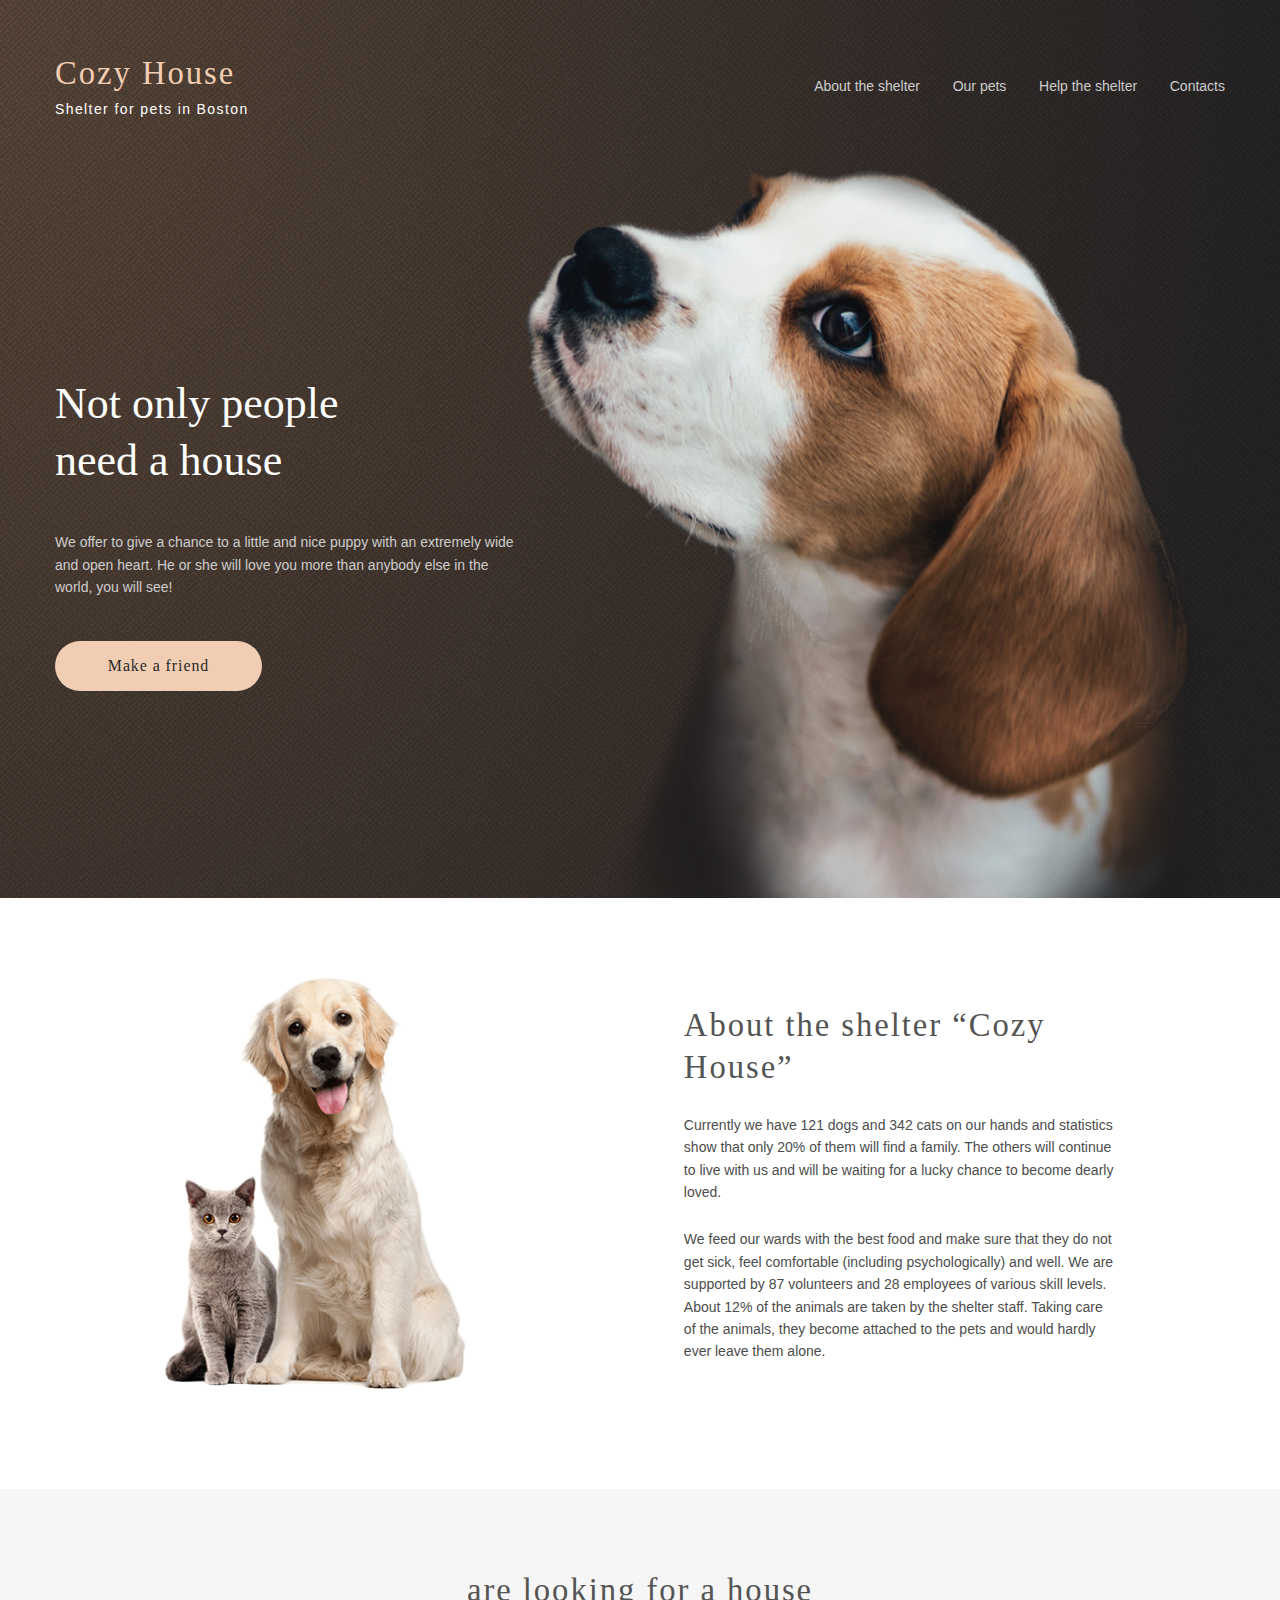
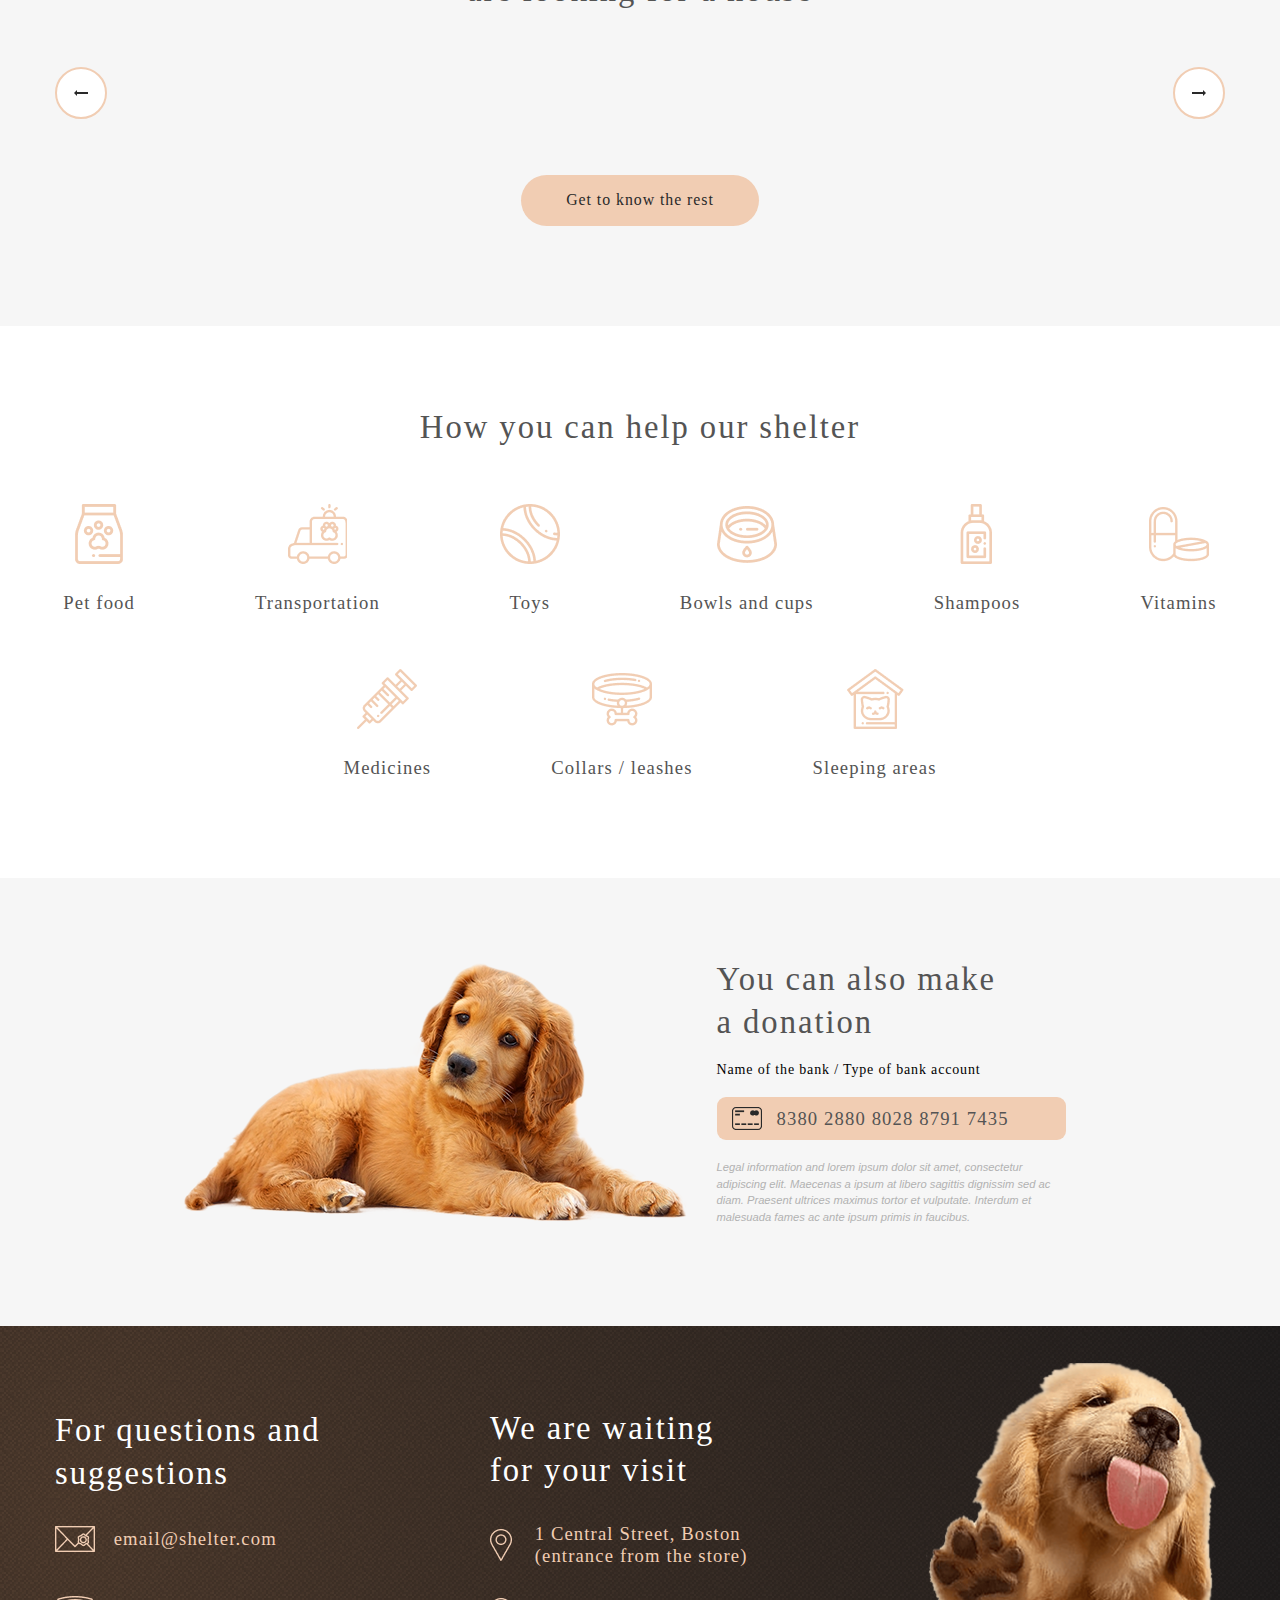
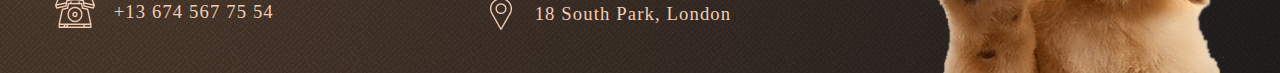
<file: index.html>
<!DOCTYPE html>
<html lang="en">

<head>
   <meta charset="UTF-8">
   <meta http-equiv="X-UA-Compatible" content="IE=edge">
   <meta name="viewport" content="width=device-width, initial-scale=1.0">
   <link rel="stylesheet" href="./css/style.css">
   <title>Document</title>
</head>

<body>
   <div class="wrapper">
      <div class="burger-block"></div>
      <header class="header">
         <div class="header__container">
            <a href="./index.html" class="header__logo header__logo_display-none"><span class="logo-text">Cozy
                  House</span> <span class="text-logo">Shelter for
                  pets in Boston</span></a>
            <div class="header__menu menu">
               <button type="button" class="menu__icon icon-menu"><span></span></button>
               <nav class="menu__body">
                  <a href="#" class="header__logo logo-burger-menu"><span class="logo-text">Cozy House</span> <span
                        class="text-logo">Shelter for
                        pets in Boston</span></a>
                  <ul class="menu__list">
                     <li class="menu__item"><a href="#About" class="menu__link">About the shelter</a></li>
                     <li class="menu__item"><a href="./index_Our-pets.html" class="menu__link" data-ourpets="Pets">Our
                           pets</a></li>
                     <li class="menu__item"><a href="#Help" class="menu__link">Help the shelter</a></li>
                     <li class="menu__item"><a href="#Contact" class="menu__link">Contacts</a></li>
                  </ul>
               </nav>
            </div>
         </div>
      </header>
      <main class="page">
         <div class="block-our-pets">
            <div class="block-our-pets__container">
               <h2 class="block-our-pets__title title-block">Our friends who<br>
                  are looking for a house</h2>
               <div class="block-our-pets__carts-pets">
                  <div class="block-our-pets__block active"></div>
                  <div class="block-our-pets__block"></div>
                  <div class="block-our-pets__block"></div>
               </div>
               <div class="block-our-pets__pugination">
                  <button class="block-our-pets__one button-circle"><span>>></span></button>
                  <button class="block-our-pets__prew button-circle"><span>></span></button>
                  <button class="block-our-pets__number  active button-circle"><span>1</span></button>
                  <button class="block-our-pets__number  button-circle"><span>2</span></button>
                  <button class="block-our-pets__number  button-circle"><span>3</span></button>
                  <button class="block-our-pets__next button-circle"><span>></span></button>
                  <button class="block-our-pets__last button-circle"><span>>></span></button>
               </div>
            </div>
         </div>
         <div class="block-boss-page">
            <div class="only-people">
               <div class="only-people__container">
                  <div class="block-text">
                     <div class="block-text__title">
                        <h1>Not only people<br> need a house</h1>
                     </div>
                     <div class="block-text__text">We offer to give a chance to a little and nice puppy with an
                        extremely
                        wide and open heart. He or she will love you more than anybody else in the world, you will see!
                     </div>
                     <button class="button block-text__button">Make a friend</button>
                  </div>
                  <div class="block-picture">
                     <div class="block-picture__image-ibg"><img src="img/only_people/start-puppy.png" alt=""></div>
                  </div>
               </div>
            </div>
            <div class="cozy-house" id="About">
               <div class="cozy-house__container">
                  <div class="cozy-house__pictures">
                     <div class="cozy-house__image-ibg"><img src="./img/about/about-pets.png" alt="#"></div>
                  </div>
                  <div class="cozy-house__block-text">
                     <h2 class="cozy-house__title title-block">About the shelter “Cozy House”</h2>
                     <p class="cozy-house__text">Currently we have 121 dogs and 342 cats on our hands and statistics
                        show
                        that only 20% of them will find a family. The others will continue to live with us and will be
                        waiting for a lucky chance to become dearly loved.</p>
                     <p class="cozy-house__text">We feed our wards with the best food and make sure that they do not get
                        sick, feel comfortable (including psychologically) and well. We are supported by 87 volunteers
                        and
                        28 employees of various skill levels. About 12% of the animals are taken by the shelter staff.
                        Taking care of the animals, they become attached to the pets and would hardly ever leave them
                        alone.</p>
                  </div>
               </div>
            </div>
            <div class="looking">
               <div class="looking__container">
                  <h2 class="looking__title title-block">are looking for a house</h2>
                  <div class="looking__slider slider">
                     <button class="slider__button-left arrow-slider swiper-button-next"><span><img
                              src="./img/icon/Arrow.png" alt="#"></span></button>
                     <div class="slider__slides-cart">
                        <div class="display__wrapper">
                           <!-- Слайд -->
                           <div class="sliders">
                           </div>
                        </div>
                     </div>
                     <button class="slider__button-right arrow-slider swiper-button-prev"><span><img
                              src="./img/icon/Arrow.png" alt="#"></span></button>
                  </div>
                  <button class="button looking__button">Get to know the rest</button>
               </div>
            </div>
            <div class="services" id="Help">
               <div class="services__container">
                  <h2 class="services__title title-block">How you can help
                     our shelter</h2>
                  <div class="services__help">
                     <div class="cart-block">
                        <div class="cart-block__img">
                           <div class="cart-block__image-ibg"><img src="./img/help/pet-food.png" alt="#"></div>
                        </div>

                        <div class="cart-block__name-help">Pet food</div>
                     </div>
                     <div class="cart-block">
                        <div class="cart-block__img">
                           <div class="cart-block__image-ibg"><img src="./img/help/transportation.png" alt="#"></div>
                        </div>

                        <div class="cart-block__name-help">Transportation</div>
                     </div>
                     <div class="cart-block">
                        <div class="cart-block__img">
                           <div class="cart-block__image-ibg"><img src="./img/help/toys.png" alt="#"></div>
                        </div>

                        <div class="cart-block__name-help">Toys</div>
                     </div>
                     <div class="cart-block">
                        <div class="cart-block__img">
                           <div class="cart-block__image-ibg"><img src="./img/help/bowls-and-cups.png" alt="#"></div>
                        </div>

                        <div class="cart-block__name-help">Bowls and cups</div>
                     </div>
                     <div class="cart-block">
                        <div class="cart-block__img">
                           <div class="cart-block__image-ibg"><img src="./img/help/shampoos.png" alt="#"></div>
                        </div>

                        <div class="cart-block__name-help">Shampoos</div>
                     </div>
                     <div class="cart-block">
                        <div class="cart-block__img">
                           <div class="cart-block__image-ibg"><img src="./img/help/vitamins.png" alt="#"></div>
                        </div>

                        <div class="cart-block__name-help">Vitamins</div>
                     </div>
                     <div class="cart-block">
                        <div class="cart-block__img">
                           <div class="cart-block__image-ibg"><img src="./img/help/medicines.png" alt="#"></div>
                        </div>

                        <div class="cart-block__name-help">Medicines</div>
                     </div>
                     <div class="cart-block">
                        <div class="cart-block__img">
                           <div class="cart-block__image-ibg"><img src="./img/help/collars-leashes.png" alt="#"></div>
                        </div>

                        <div class="cart-block__name-help">Collars / leashes</div>
                     </div>
                     <div class="cart-block">
                        <div class="cart-block__img">
                           <div class="cart-block__image-ibg"><img src="./img/help/sleeping-area.png" alt="#"></div>
                        </div>

                        <div class="cart-block__name-help">Sleeping areas</div>
                     </div>
                  </div>
               </div>
            </div>
            <div class="donation">
               <div class="donation__container">
                  <div class="donation__image-ibg"><img src="./img/donation/donation-dog.png" alt="#"></div>

                  <div class="donation__number">
                     <h2 class="donation__title title-block">You can also make a donation</h2>
                     <div class="donation__subtitle">Name of the bank / Type of bank account</div>
                     <div class="donation__banck">8380 2880 8028 8791 7435</div>
                     <div class="donation__text">Legal information and lorem ipsum dolor sit amet, consectetur
                        adipiscing
                        elit. Maecenas a ipsum at libero sagittis dignissim sed ac diam. Praesent ultrices maximus
                        tortor
                        et
                        vulputate. Interdum et malesuada fames ac ante ipsum primis in faucibus.</div>
                  </div>
               </div>
            </div>
         </div>
      </main>
      <footer class="footer" id="Contact">
         <div class="footer__container">
            <div class="footer__contact">
               <h2 class="footer__title title-block">For questions and suggestions</h2>
               <div class="footer__email adres">email@shelter.com</div>
               <div class="footer__tel adres">+13 674 567 75 54</div>
            </div>
            <div class="footer__adres">
               <h2 class="footer__title title-block">We are waiting for your visit</h2>
               <div class="footer__marker-position  adres">1 Central Street, Boston
                  (entrance from the store)</div>
               <div class="footer__marker-position  adres">18 South Park, London </div>
            </div>
            <div class="footer__image-ibg"><img src="./img/footer/footer_puppy.png" alt="#"></div>
         </div>
      </footer>
      <!-- попап -->
      <div id="popup" aria-hidden="true" class="popup">
         <div class="popup__content">
         </div>

      </div>
   </div>
   <script src="./Our_pets.js"></script>
   <script src="./pagination.js"></script>
   <script src="./puginationCreateCertPets.js"></script>
   <script src="./burger.js"></script>
   <script src="./script.js"></script>
   <script src="./slider.js"></script>
   <script src="./our_pets-active.js"></script>

</body>

</html>
</file>
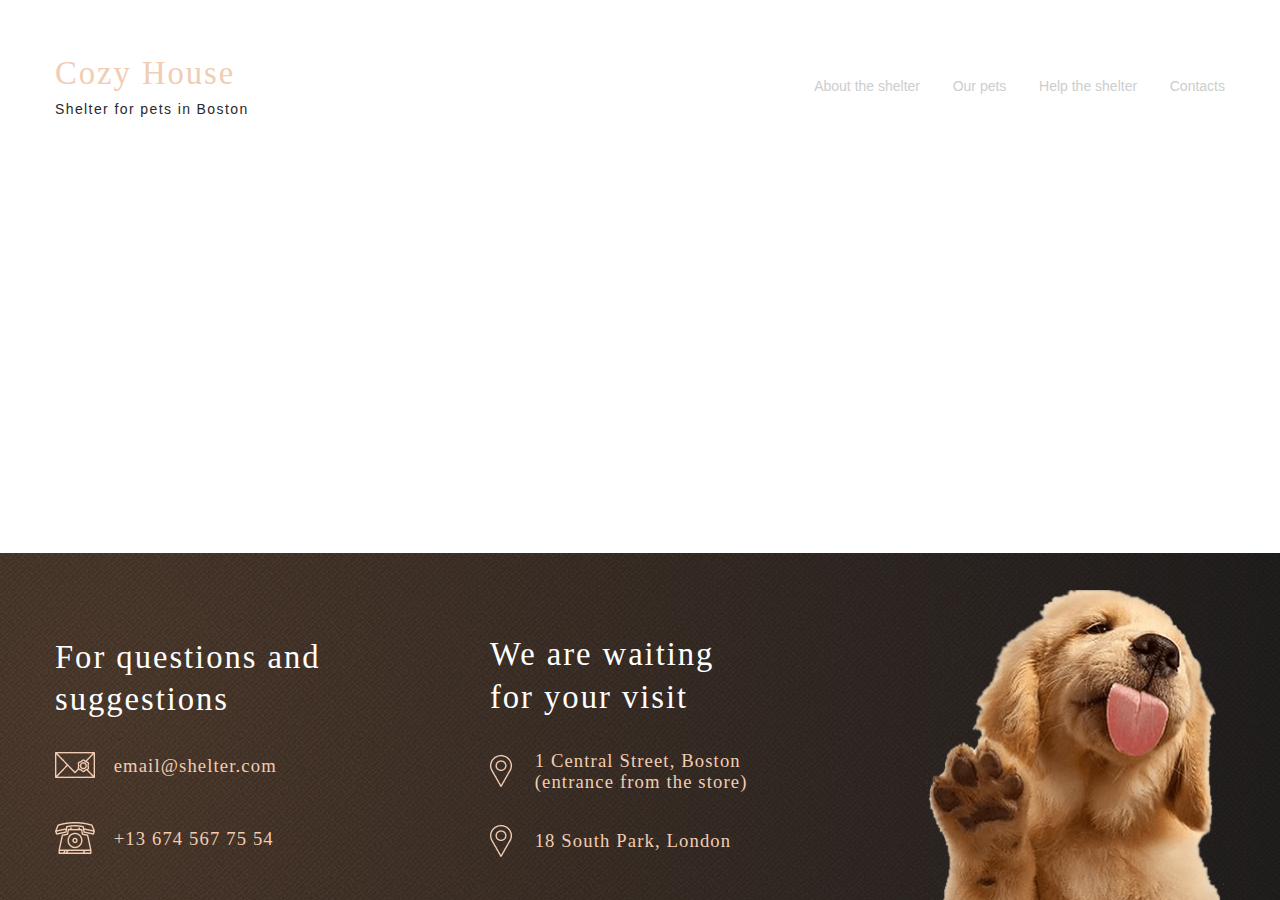
<file: index_Our-pets.html>
<!DOCTYPE html>
<html lang="en">

<head>
   <meta charset="UTF-8">
   <meta http-equiv="X-UA-Compatible" content="IE=edge">
   <meta name="viewport" content="width=device-width, initial-scale=1.0">
   <link rel="stylesheet" href="./css/style.css">
   <title>Document</title>
</head>

<body>
   <div class="wrapper">
      <div class="burger-block"></div>
      <header class="header">
         <div class="header__container">
            <a href="./index.html" class="header__logo header__logo_display-none"><span class="logo-text">Cozy
                  House</span> <span class="text-logo text-logo_black">Shelter for
                  pets in Boston</span></a>
            <div class="header__menu menu">
               <button type="button" class="menu__icon icon-menu"><span></span></button>
               <nav class="menu__body">
                  <a href="./index.html" class="header__logo logo-burger-menu"><span class="logo-text">Cozy House</span>
                     <span class="text-logo">Shelter for
                        pets in Boston</span></a>
                  <ul class="menu__list">
                     <li class="menu__item"><a href="./index.html#About" class="menu__link menu__link_target">About the
                           shelter</a>
                     </li>
                     <li class="menu__item"><a href="#" class="menu__link menu__link_target">Our pets</a></li>
                     <li class="menu__item"><a href="./index.html#Help" class="menu__link menu__link_target">Help the
                           shelter</a>
                     </li>
                     <li class="menu__item"><a href="#Contact" class="menu__link menu__link_target">Contacts</a></li>
                  </ul>
               </nav>
            </div>
         </div>
      </header>
      <main class="page page_our-pets">
      </main>
      <footer class="footer" id="Contact">
         <div class="footer__container">
            <div class="footer__contact">
               <h2 class="footer__title title-block">For questions and suggestions</h2>
               <div class="footer__email adres">email@shelter.com</div>
               <div class="footer__tel adres">+13 674 567 75 54</div>
            </div>
            <div class="footer__adres">
               <h2 class="footer__title title-block">We are waiting for your visit</h2>
               <div class="footer__marker-position  adres">1 Central Street, Boston
                  (entrance from the store)</div>
               <div class="footer__marker-position  adres">18 South Park, London </div>
            </div>
            <div class="footer__image-ibg"><img src="./img/footer/footer_puppy.png" alt="#"></div>
         </div>
      </footer>
      <!-- попап -->
      <div id="popup" aria-hidden="true" class="popup">
         <div class="popup__content">
         </div>

      </div>
   </div>
   <script src="./burger.js"></script>
</body>

</html>
</file>
<file: css/style.css>
@charset "UTF-8";
/*Обнуление*/
* {
  padding: 0;
  margin: 0;
  border: 0;
}

*, *:before, *:after {
  -webkit-box-sizing: border-box;
  box-sizing: border-box;
}

:focus, :active {
  outline: none;
}

a:focus, a:active {
  outline: none;
}

nav, footer, header, aside {
  display: block;
}

html, body {
  height: 100%;
  width: 100%;
  font-size: 100%;
  line-height: 1;
  font-size: 14px;
  -ms-text-size-adjust: 100%;
  -moz-text-size-adjust: 100%;
  -webkit-text-size-adjust: 100%;
}

input, button, textarea {
  font-family: inherit;
}

input::-ms-clear {
  display: none;
}

button {
  cursor: pointer;
}

button::-moz-focus-inner {
  padding: 0;
  border: 0;
}

a, a:visited {
  text-decoration: none;
}

a:hover {
  text-decoration: none;
}

ul li {
  list-style: none;
}

img {
  vertical-align: top;
}

h1, h2, h3, h4, h5, h6 {
  font-size: inherit;
  font-weight: inherit;
}

/*--------------------*/
html {
  scroll-behavior: smooth;
}

body {
  font-family: Georgia;
  font-size: 1rem;
  background: #fff;
}

.lock body {
  overflow: hidden;
  -ms-touch-action: none;
      touch-action: none;
}

.wrapper {
  min-height: 100%;
  display: -webkit-box;
  display: -ms-flexbox;
  display: flex;
  -webkit-box-orient: vertical;
  -webkit-box-direction: normal;
      -ms-flex-direction: column;
          flex-direction: column;
  overflow: hidden;
}

.wrapper > main {
  -webkit-box-flex: 1;
      -ms-flex: 1 1 auto;
          flex: 1 1 auto;
}

.wrapper > * {
  min-width: 0;
}

.burger-block._active {
  position: absolute;
  width: 100%;
  height: 100%;
  top: 0;
  left: 0;
  background: rgba(41, 41, 41, 0.6);
  -webkit-transition: all 0.3s ease 0s;
  transition: all 0.3s ease 0s;
  z-index: 1;
}

[class*=__container] {
  max-width: 1200px;
  padding: 0px 15px;
  margin: 0 auto;
}

[class*="-ibg"] {
  position: relative;
}

[class*="-ibg"] img {
  position: absolute;
  width: 100%;
  height: 100%;
  top: 0;
  left: 0;
  -o-object-fit: cover;
     object-fit: cover;
}

[class*="-ibg_contain"] img {
  -o-object-fit: contain;
     object-fit: contain;
}

.button {
  background: #F1CDB3;
  padding: 15px 45px;
  border-radius: 100px;
  font-size: 1.13333rem;
  line-height: 130%;
  letter-spacing: 0.06em;
  color: #292929;
  -webkit-transition: all 0.3s ease 0s;
  transition: all 0.3s ease 0s;
  cursor: pointer;
  display: inline-block;
}

.button:hover {
  background: #FDDCC4;
}

.title-block {
  font-size: 2.33333rem;
  line-height: 130%;
  letter-spacing: 0.06em;
  color: #545454;
}

.header {
  position: absolute;
  width: 100%;
  top: 0;
  left: 0;
  z-index: 1;
  padding-top: 4rem;
  padding-bottom: 2rem;
}

@media (max-width: 768px) {
  .header {
    padding-top: 2rem;
  }
}

.header__container {
  display: -webkit-box;
  display: -ms-flexbox;
  display: flex;
  -webkit-box-align: center;
      -ms-flex-align: center;
          align-items: center;
}

.header__logo {
  -webkit-box-flex: 1;
      -ms-flex: 1 0 auto;
          flex: 1 0 auto;
  -webkit-transition: all 0.3s ease 0s;
  transition: all 0.3s ease 0s;
}

.header_weite {
  background: #fff;
}

.logo-text {
  font-family: 'Georgia';
  font-size: 2.33333rem;
  line-height: 110%;
  display: -webkit-box;
  display: -ms-flexbox;
  display: flex;
  letter-spacing: 0.06em;
  color: #F1CDB3;
  margin-bottom: 0.66667rem;
}

.text-logo {
  font-family: 'Arial';
  font-size: 1rem;
  line-height: 1.15;
  letter-spacing: 0.1em;
  color: #fff;
}

@media (max-width: 768px) {
  .menu__body {
    display: -webkit-box;
    display: -ms-flexbox;
    display: flex;
    -webkit-box-orient: vertical;
    -webkit-box-direction: normal;
        -ms-flex-direction: column;
            flex-direction: column;
    row-gap: 10.53333rem;
    position: fixed;
    padding: 30px 20px;
    width: 21.33333rem;
    height: 100%;
    top: 0;
    right: 0;
    -webkit-transform: translateX(99%);
            transform: translateX(99%);
    background: #333;
    -webkit-transition: all 0.3s ease 0s;
    transition: all 0.3s ease 0s;
    overflow: auto;
  }
}

.menu__list {
  display: -webkit-box;
  display: -ms-flexbox;
  display: flex;
  -webkit-column-gap: 2.33333rem;
          column-gap: 2.33333rem;
}

@media (max-width: 768px) {
  .menu__list {
    -webkit-box-orient: vertical;
    -webkit-box-direction: normal;
        -ms-flex-direction: column;
            flex-direction: column;
    row-gap: 2.86667rem;
    overflow: auto;
  }
}

@media (max-width: 768px) {
  .menu__item {
    text-align: center;
  }
}

.menu__link {
  font-family: 'Arial';
  font-size: 1rem;
  line-height: 160%;
  color: #CDCDCD;
  -webkit-transition: all 0.3s ease 0s;
  transition: all 0.3s ease 0s;
}

.menu__link:hover {
  color: #FAFAFA;
}

@media (max-width: 768px) {
  .menu__link {
    font-size: 2.33333rem;
    text-align: center;
  }
}

.menu__link.active {
  border-bottom: 3px solid  #F1CDB3;
}

.menu__link_target:hover {
  color: #545454;
}

@media (min-width: 768.99px) {
  .logo-burger-menu {
    display: none;
  }
}

@media (max-width: 768px) {
  .logo-burger-menu {
    display: block;
    -webkit-box-flex: 0;
        -ms-flex: 0 0 auto;
            flex: 0 0 auto;
  }
}

.icon-menu {
  display: none;
}

@media (max-width: 768px) {
  .icon-menu {
    background-color: transparent;
    display: block;
    position: relative;
    width: 2rem;
    height: 1.2rem;
    cursor: pointer;
    z-index: 5;
  }
  .icon-menu span, .icon-menu::before, .icon-menu::after {
    content: "";
    -webkit-transition: all 0.3s ease 0s;
    transition: all 0.3s ease 0s;
    right: 0;
    position: absolute;
    width: 100%;
    height: 0.13333rem;
    background-color: #F1CDB3;
  }
  .icon-menu::before {
    top: 0;
  }
  .icon-menu::after {
    bottom: 0;
  }
  .icon-menu span {
    top: 50%;
    -webkit-transform: translateY(-50%);
            transform: translateY(-50%);
  }
  .menu-open .icon-menu span {
    width: 0;
  }
  .menu-open .icon-menu::before {
    top: 45%;
    -webkit-transform: rotate(-45deg);
            transform: rotate(-45deg);
  }
  .menu-open .icon-menu::after {
    bottom: 40%;
    -webkit-transform: rotate(45deg);
            transform: rotate(45deg);
  }
}

.menu-open .menu__body {
  -webkit-transform: translateX(0);
          transform: translateX(0);
}

.menu-open .header__logo_display-none {
  opacity: 0;
}

.text-logo_black {
  color: #292929;
}

.page_our-pets {
  padding-top: 150px;
}

@media (max-width: 768px) {
  .page_our-pets {
    padding-top: 120px;
  }
}

.only-people {
  background: url(../img/noise_transparent2x.png), radial-gradient(100% 215.42% at 0% 0%, #5B483A 0%, #262425 100%);
  padding-top: 12rem;
}

.only-people__container {
  display: -webkit-box;
  display: -ms-flexbox;
  display: flex;
}

@media (max-width: 768px) {
  .only-people__container {
    -webkit-box-orient: vertical;
    -webkit-box-direction: normal;
        -ms-flex-direction: column;
            flex-direction: column;
    row-gap: 6.66667rem;
  }
}

.block-text {
  display: -webkit-box;
  display: -ms-flexbox;
  display: flex;
  -ms-flex-item-align: center;
      align-self: center;
  -webkit-box-orient: vertical;
  -webkit-box-direction: normal;
      -ms-flex-direction: column;
          flex-direction: column;
  -webkit-column-gap: 42px;
          column-gap: 42px;
  row-gap: 42px;
}

@media (max-width: 768px) {
  .block-text {
    max-width: 460px;
  }
}

.block-text__title {
  font-family: 'Georgia';
  font-style: normal;
  font-weight: 400;
  font-size: 44px;
  line-height: 130%;
  color: #fff;
}

.block-text__text {
  font-family: 'Arial';
  line-height: 160%;
  color: #CDCDCD;
}

.block-text__button {
  max-width: 207px;
}

@media (max-width: 768px) {
  .block-text__button {
    -ms-flex-item-align: center;
        -ms-grid-row-align: center;
        align-self: center;
  }
}

.block-picture {
  -webkit-box-flex: 0;
      -ms-flex: 0 0 60%;
          flex: 0 0 60%;
}

@media (max-width: 768px) {
  .block-picture {
    width: 78%;
    -ms-flex-item-align: end;
        align-self: flex-end;
  }
}

.block-picture__image-ibg {
  padding-top: 104%;
}

@media (max-width: 768px) {
  .block-picture__image-ibg img {
    width: 100%;
  }
}

.cozy-house {
  padding: 80px 0px 100px 0px;
}

.cozy-house__container {
  display: -webkit-box;
  display: -ms-flexbox;
  display: flex;
  -webkit-box-align: center;
      -ms-flex-align: center;
          align-items: center;
  -ms-flex-pack: distribute;
      justify-content: space-around;
}

@media (max-width: 768px) {
  .cozy-house__container {
    -webkit-box-orient: vertical;
    -webkit-box-direction: normal;
        -ms-flex-direction: column;
            flex-direction: column;
    row-gap: 5.33333rem;
  }
}

.cozy-house__pictures {
  -webkit-box-flex: 0;
      -ms-flex: 0 0 26%;
          flex: 0 0 26%;
}

@media (max-width: 768px) {
  .cozy-house__pictures {
    -webkit-box-flex: 0;
        -ms-flex: 0 1 26%;
            flex: 0 1 26%;
    width: 300px;
    -webkit-box-ordinal-group: 3;
        -ms-flex-order: 2;
            order: 2;
  }
}

.cozy-house__image-ibg {
  padding-top: 135%;
}

.cozy-house__block-text {
  -webkit-box-flex: 0;
      -ms-flex: 0 0 37%;
          flex: 0 0 37%;
}

@media (max-width: 768px) {
  .cozy-house__block-text {
    max-width: 430px;
    -webkit-box-ordinal-group: 2;
        -ms-flex-order: 1;
            order: 1;
  }
}

.cozy-house__block-text :not(:last-child) {
  margin-bottom: 25px;
}

.cozy-house__title {
  max-width: 370px;
}

.cozy-house__text {
  font-family: 'Arial';
  font-size: 1rem;
  line-height: 160%;
  color: #4C4C4C;
}

.looking {
  background: #F6F6F6;
  padding: 80px 0px 100px 0px;
}

.looking__container {
  display: -webkit-box;
  display: -ms-flexbox;
  display: flex;
  -webkit-box-orient: vertical;
  -webkit-box-direction: normal;
      -ms-flex-direction: column;
          flex-direction: column;
  -webkit-box-align: center;
      -ms-flex-align: center;
          align-items: center;
  row-gap: 4rem;
}

@media (min-width: 440px) {
  .looking__buttons-block {
    display: none;
  }
}

@media (max-width: 440px) {
  .looking__buttons-block {
    display: block;
    display: -webkit-box;
    display: -ms-flexbox;
    display: flex;
    -webkit-box-pack: center;
        -ms-flex-pack: center;
            justify-content: center;
    -webkit-box-align: center;
        -ms-flex-align: center;
            align-items: center;
    -webkit-column-gap: 100px;
            column-gap: 100px;
    -webkit-box-ordinal-group: 3;
        -ms-flex-order: 2;
            order: 2;
  }
}

.slider {
  width: 100%;
  display: -webkit-box;
  display: -ms-flexbox;
  display: flex;
  -webkit-box-align: center;
      -ms-flex-align: center;
          align-items: center;
  -webkit-column-gap: 3.53333rem;
          column-gap: 3.53333rem;
}

@media (max-width: 1000px) {
  .slider {
    -webkit-column-gap: 12px;
            column-gap: 12px;
  }
}

@media (max-width: 440px) {
  .slider {
    -ms-flex-wrap: wrap;
        flex-wrap: wrap;
    row-gap: 20px;
    -webkit-column-gap: 100px;
            column-gap: 100px;
    -webkit-box-pack: center;
        -ms-flex-pack: center;
            justify-content: center;
  }
}

@media (max-width: 440px) {
  .slider__button-left {
    -webkit-box-ordinal-group: 3;
        -ms-flex-order: 2;
            order: 2;
    -webkit-box-flex: 0;
        -ms-flex: 0 0 50%;
            flex: 0 0 50%;
  }
}

.slider .arrow-slider {
  -webkit-box-flex: 0;
      -ms-flex: 0 0 52px;
          flex: 0 0 52px;
  height: 52px;
  border-radius: 100px;
  border: 2px solid #F1CDB3;
  background: #fff;
  -webkit-transition: all 0.3s ease 0s;
  transition: all 0.3s ease 0s;
}

.slider .arrow-slider span {
  display: -webkit-box;
  display: -ms-flexbox;
  display: flex;
  -webkit-box-align: center;
      -ms-flex-align: center;
          align-items: center;
  -webkit-box-pack: center;
      -ms-flex-pack: center;
          justify-content: center;
}

.slider .arrow-slider:hover {
  background: #F1CDB3;
}

.slider__slides-cart {
  -webkit-box-flex: 1;
      -ms-flex: 1 0 50%;
          flex: 1 0 50%;
  display: -webkit-box;
  display: -ms-flexbox;
  display: flex;
  overflow: hidden;
}

@media (max-width: 440px) {
  .slider__slides-cart {
    -webkit-box-ordinal-group: 2;
        -ms-flex-order: 1;
            order: 1;
    -webkit-box-flex: 1;
        -ms-flex: 1 0 100%;
            flex: 1 0 100%;
  }
}

@media (max-width: 440px) {
  .slider__button-right {
    -webkit-box-ordinal-group: 4;
        -ms-flex-order: 3;
            order: 3;
    -webkit-box-flex: 0;
        -ms-flex: 0 0 50%;
            flex: 0 0 50%;
  }
}

.slider__button-right span img {
  -webkit-transform: rotate(180deg);
          transform: rotate(180deg);
}

@media (min-width: 440px) {
  .botton-block {
    display: none;
  }
}

@media (max-width: 440px) {
  .botton-block {
    display: block;
  }
}

.slide__slide {
  height: 100%;
  display: -webkit-box;
  display: -ms-flexbox;
  display: flex;
  -webkit-box-pack: center;
      -ms-flex-pack: center;
          justify-content: center;
  -webkit-box-align: center;
      -ms-flex-align: center;
          align-items: center;
  -webkit-box-sizing: border-box;
          box-sizing: border-box;
  -webkit-column-gap: 90px;
          column-gap: 90px;
}

@media (max-width: 1100px) {
  .slide__slide {
    -webkit-column-gap: 50px;
            column-gap: 50px;
  }
}

@media (max-width: 1000px) {
  .slide__slide {
    -webkit-column-gap: 20px;
            column-gap: 20px;
  }
}

@media (max-width: 440px) {
  .slide__slide {
    width: 100%;
  }
}

.display__wrapper {
  -webkit-box-flex: 1;
      -ms-flex: 1 0 50%;
          flex: 1 0 50%;
  overflow: hidden;
}

.sliders {
  display: -webkit-box;
  display: -ms-flexbox;
  display: flex;
  -webkit-transition: all 0.3s ease 0s;
  transition: all 0.3s ease 0s;
}

.cart {
  background: #fff;
  -webkit-box-flex: 0;
      -ms-flex: 0 1 270px;
          flex: 0 1 270px;
  border-radius: 9px;
  padding-bottom: 2rem;
  display: -webkit-box;
  display: -ms-flexbox;
  display: flex;
  -webkit-box-orient: vertical;
  -webkit-box-direction: normal;
      -ms-flex-direction: column;
          flex-direction: column;
  -webkit-box-align: center;
      -ms-flex-align: center;
          align-items: center;
}

.cart :not(:last-child) {
  margin-bottom: 30px;
}

.cart__image-ibg {
  width: 100%;
  padding-top: 100%;
}

.cart__name-pets {
  font-size: 20px;
  line-height: 23px;
  letter-spacing: 0.06em;
  color: #545454;
  text-align: center;
}

.cart__button {
  border: 2px solid #F1CDB3;
  background: #fff;
  font-size: 17px;
  line-height: 130%;
  letter-spacing: 0.06em;
  color: #292929;
  -webkit-transition: all 0.3s ease 0s;
  transition: all 0.3s ease 0s;
  cursor: pointer;
}

.cart__button:hover {
  background: #F1CDB3;
}

.popup {
  position: fixed;
  width: 100%;
  height: 100%;
  top: 0;
  left: 0;
  display: -webkit-box;
  display: -ms-flexbox;
  display: flex;
  -webkit-box-pack: center;
      -ms-flex-pack: center;
          justify-content: center;
  -webkit-box-align: center;
      -ms-flex-align: center;
          align-items: center;
  background: rgba(0, 0, 0, 0.575);
  opacity: 0;
  visibility: hidden;
  -webkit-transform: scale(0);
          transform: scale(0);
  -webkit-transition: all 0.3s ease 0s;
  transition: all 0.3s ease 0s;
  padding: 0px 15px;
}

.popup._active {
  opacity: 1;
  visibility: visible;
  -webkit-transform: scale(1);
          transform: scale(1);
  overflow: scroll;
}

.popup__content {
  -webkit-box-flex: 0;
      -ms-flex: 0 1 900px;
          flex: 0 1 900px;
  background: #FAFAFA;
  border-radius: 9px;
  position: relative;
  display: -webkit-box;
  display: -ms-flexbox;
  display: flex;
  -webkit-box-align: center;
      -ms-flex-align: center;
          align-items: center;
  -webkit-box-pack: center;
      -ms-flex-pack: center;
          justify-content: center;
  margin-right: 45px;
}

@media (max-width: 520px) {
  .popup__content {
    margin-right: 25px;
  }
}

.popup__close {
  position: absolute;
  width: 52px;
  height: 52px;
  top: -50px;
  right: -45px;
  border: 2px solid #F1CDB3;
  -webkit-box-sizing: border-box;
          box-sizing: border-box;
  border-radius: 100px;
  background: transparent;
  display: -webkit-box;
  display: -ms-flexbox;
  display: flex;
  -webkit-box-pack: center;
      -ms-flex-pack: center;
          justify-content: center;
  -webkit-box-align: center;
      -ms-flex-align: center;
          align-items: center;
  -webkit-transition: all 0.3s ease 0s;
  transition: all 0.3s ease 0s;
}

@media (max-width: 520px) {
  .popup__close {
    top: -55px;
    right: -25px;
  }
}

.popup__close:hover {
  background: #F1CDB3;
}

.popup__img {
  -webkit-box-flex: 0;
      -ms-flex: 0 0 55%;
          flex: 0 0 55%;
}

@media (max-width: 520px) {
  .popup__img {
    display: none;
  }
}

.popup__image-ibg {
  padding-bottom: 100%;
}

.popup__info {
  -webkit-box-flex: 0;
      -ms-flex: 0 0 45%;
          flex: 0 0 45%;
  padding: 50px 20px 88px 29px;
}

@media (max-width: 768px) {
  .popup__info {
    padding: 10px 9px 37px 11px;
  }
}

@media (max-width: 520px) {
  .popup__info {
    -webkit-box-flex: 1;
        -ms-flex: 1 0 50%;
            flex: 1 0 50%;
  }
}

.popup__info ul li {
  font-weight: 400;
  font-size: 1rem;
  line-height: 110%;
  letter-spacing: 0.06em;
  color: #000000;
  display: -webkit-box;
  display: -ms-flexbox;
  display: flex;
}

.popup__info ul li:not(:last-child) {
  margin-bottom: 10px;
}

@media (max-width: 768px) {
  .popup__info ul li:not(:last-child) {
    margin-bottom: 5px;
  }
}

.popup__info ul li::before {
  content: '';
  -webkit-box-flex: 0;
      -ms-flex: 0 0 4px;
          flex: 0 0 4px;
  height: 4px;
  margin-top: 5px;
  margin-right: 10px;
  background: #F1CDB3;
  border-radius: 50%;
}

.popup__info ul li span {
  font-weight: 700;
  font-size: 1rem;
  line-height: 110%;
  letter-spacing: 0.06em;
  color: #000000;
}

.pet-name {
  font-size: 2.33333rem;
  line-height: 130%;
  letter-spacing: 0.06em;
  color: #000000;
  margin-bottom: 10px;
}

.pet-categories {
  font-size: 1.33333rem;
  line-height: 115%;
  letter-spacing: 0.06em;
  color: #000000;
  margin-bottom: 40px;
}

@media (max-width: 768px) {
  .pet-categories {
    margin-bottom: 20px;
  }
}

.text-info {
  font-size: 1rem;
  line-height: 110%;
  letter-spacing: 0.06em;
  color: #000000;
  margin-bottom: 40px;
}

@media (max-width: 768px) {
  .text-info {
    font-size: 0.86667rem;
    margin-bottom: 20px;
  }
}

@media (max-width: 375px) {
  .text-info {
    margin-bottom: 24px;
  }
}

.services {
  background: #fff;
  padding: 80px 0px 100px 0px;
}

.services__title {
  text-align: center;
  margin-bottom: 4rem;
}

.services__help {
  display: -webkit-box;
  display: -ms-flexbox;
  display: flex;
  -ms-flex-wrap: wrap;
      flex-wrap: wrap;
  -webkit-box-align: center;
      -ms-flex-align: center;
          align-items: center;
  -webkit-box-pack: center;
      -ms-flex-pack: center;
          justify-content: center;
  row-gap: 55px;
  -webkit-column-gap: 120px;
          column-gap: 120px;
}

@media (max-width: 768px) {
  .services__help {
    -webkit-column-gap: 60px;
            column-gap: 60px;
  }
}

@media (max-width: 500px) {
  .services__help {
    -webkit-column-gap: 30px;
            column-gap: 30px;
    row-gap: 30px;
  }
}

.cart-block {
  display: -webkit-box;
  display: -ms-flexbox;
  display: flex;
  -webkit-box-orient: vertical;
  -webkit-box-direction: normal;
      -ms-flex-direction: column;
          flex-direction: column;
  -webkit-box-align: center;
      -ms-flex-align: center;
          align-items: center;
  -webkit-box-pack: center;
      -ms-flex-pack: center;
          justify-content: center;
  row-gap: 2rem;
}

@media (max-width: 1030px) {
  .cart-block {
    -webkit-box-flex: 0;
        -ms-flex: 0 0 170px;
            flex: 0 0 170px;
  }
}

@media (max-width: 500px) {
  .cart-block {
    -webkit-box-flex: 0;
        -ms-flex: 0 0 130px;
            flex: 0 0 130px;
  }
}

.cart-block__img {
  -webkit-box-flex: 0;
      -ms-flex: 0 0 60px;
          flex: 0 0 60px;
  width: 60px;
}

@media (max-width: 500px) {
  .cart-block__img {
    -webkit-box-flex: 0;
        -ms-flex: 0 0 50px;
            flex: 0 0 50px;
    width: 50px;
  }
}

.cart-block__image-ibg {
  padding-bottom: 100%;
}

.cart-block__name-help {
  font-size: 1.33333rem;
  line-height: 115%;
  letter-spacing: 0.06em;
  color: #545454;
}

@media (max-width: 500px) {
  .cart-block__name-help {
    font-size: 1rem;
  }
}

.donation {
  padding: 80px 0px 100px 0px;
  background: #F6F6F6;
}

@media (max-width: 650px) {
  .donation {
    padding: 42px 0px;
  }
}

.donation__container {
  display: -webkit-box;
  display: -ms-flexbox;
  display: flex;
  -webkit-box-pack: center;
      -ms-flex-pack: center;
          justify-content: center;
  -webkit-box-align: center;
      -ms-flex-align: center;
          align-items: center;
  -webkit-column-gap: 2rem;
          column-gap: 2rem;
}

@media (max-width: 942px) {
  .donation__container {
    -ms-flex-wrap: wrap;
        flex-wrap: wrap;
    row-gap: 4rem;
  }
}

@media (max-width: 560px) {
  .donation__container {
    -ms-flex-wrap: wrap;
        flex-wrap: wrap;
    row-gap: 2.8rem;
  }
}

.donation__image-ibg {
  -webkit-box-flex: 0;
      -ms-flex: 0 0 505px;
          flex: 0 0 505px;
  padding-bottom: 261px;
}

@media (max-width: 942px) {
  .donation__image-ibg {
    -webkit-box-ordinal-group: 3;
        -ms-flex-order: 2;
            order: 2;
  }
}

@media (max-width: 550px) {
  .donation__image-ibg {
    -webkit-box-flex: 0;
        -ms-flex: 0 0 100%;
            flex: 0 0 100%;
    padding-bottom: 50%;
  }
}

.donation__number {
  -webkit-box-flex: 0;
      -ms-flex: 0 1 380px;
          flex: 0 1 380px;
}

@media (max-width: 942px) {
  .donation__number {
    -webkit-box-ordinal-group: 2;
        -ms-flex-order: 1;
            order: 1;
  }
}

.donation__title {
  max-width: 300px;
  margin-bottom: 1.33333rem;
}

.donation__subtitle {
  font-size: 1rem;
  line-height: 110%;
  letter-spacing: 0.06em;
  margin-bottom: 20px;
}

.donation__banck {
  max-width: 349px;
  padding: 10px 15px;
  font-size: 1.33333rem;
  line-height: 115%;
  letter-spacing: 0.06em;
  color: #545454;
  background: #F1CDB3;
  border-radius: 9px;
  display: -webkit-box;
  display: -ms-flexbox;
  display: flex;
  -webkit-box-align: center;
      -ms-flex-align: center;
          align-items: center;
  -webkit-column-gap: 15px;
          column-gap: 15px;
  margin-bottom: 1.33333rem;
}

@media (max-width: 365px) {
  .donation__banck {
    font-size: 1rem;
  }
}

.donation__banck::before {
  content: '';
  width: 30px;
  height: 23px;
  background: url("../img/donation/credit-card.png") 0 0/30px 23px no-repeat;
}

.donation__text {
  max-width: 355px;
  font-family: 'Arial';
  font-style: italic;
  font-size: 0.8rem;
  line-height: 150%;
  color: #B2B2B2;
}

.footer {
  padding-top: 2.66667rem;
  background: url(../img/noise_transparent2x.png), radial-gradient(110.67% 538.64% at 5.73% 50%, #513D2F 0%, #1A1A1C 100%), #211F20;
}

.footer__container {
  display: -webkit-box;
  display: -ms-flexbox;
  display: flex;
  -webkit-box-align: center;
      -ms-flex-align: center;
          align-items: center;
  -webkit-box-pack: justify;
      -ms-flex-pack: justify;
          justify-content: space-between;
}

@media (max-width: 930px) {
  .footer__container {
    -ms-flex-wrap: wrap;
        flex-wrap: wrap;
    -webkit-box-pack: center;
        -ms-flex-pack: center;
            justify-content: center;
    -webkit-column-gap: 4rem;
            column-gap: 4rem;
    row-gap: 4.33333rem;
  }
}

.footer__contact {
  -webkit-box-flex: 0;
      -ms-flex: 0 1 300px;
          flex: 0 1 300px;
}

@media (max-width: 400px) {
  .footer__contact {
    -webkit-box-flex: 1;
        -ms-flex: 1 0 300px;
            flex: 1 0 300px;
  }
}

.footer__title {
  color: #fff;
  max-width: 270px;
  margin-bottom: 2.26667rem;
}

@media (max-width: 400px) {
  .footer__title {
    margin-bottom: 1.66667rem;
    max-width: 100%;
  }
}

.footer__email {
  margin-bottom: 44px;
}

.footer__email::before {
  content: '';
  -webkit-box-flex: 0;
      -ms-flex: 0 0 40px;
          flex: 0 0 40px;
  height: 26px;
  background: url("../img/icons/mail.png") 0 0 no-repeat;
}

.footer__tel::before {
  content: '';
  -webkit-box-flex: 0;
      -ms-flex: 0 0 40px;
          flex: 0 0 40px;
  height: 32px;
  background: url("../img/icons/phone.png") 0 0 no-repeat;
}

.footer__adres {
  -webkit-box-flex: 0;
      -ms-flex: 0 1 300px;
          flex: 0 1 300px;
}

@media (max-width: 400px) {
  .footer__adres {
    -webkit-box-flex: 1;
        -ms-flex: 1 0 300px;
            flex: 1 0 300px;
  }
}

.footer__marker-position:not(:last-child) {
  margin-bottom: 32px;
}

.footer__marker-position::before {
  content: '';
  -webkit-box-flex: 0;
      -ms-flex: 0 0 26px;
          flex: 0 0 26px;
  height: 32px;
  background: url("../img/icons/pin.png") 0 0 no-repeat;
}

.footer__image-ibg {
  -webkit-box-flex: 0;
      -ms-flex: 0 0 300px;
          flex: 0 0 300px;
  -ms-flex-line-pack: end;
      align-content: flex-end;
  padding-bottom: 310px;
}

.adres {
  display: -webkit-box;
  display: -ms-flexbox;
  display: flex;
  -webkit-box-align: center;
      -ms-flex-align: center;
          align-items: center;
  -webkit-column-gap: 1.33333rem;
          column-gap: 1.33333rem;
  font-size: 1.33333rem;
  line-height: 115%;
  letter-spacing: 0.06em;
  color: #F1CDB3;
}

.block-our-pets {
  padding-top: 8rem;
  padding-bottom: 4.66667rem;
  background: #F6F6F6;
}

.block-our-pets__container {
  display: -webkit-box;
  display: -ms-flexbox;
  display: flex;
  -webkit-box-orient: vertical;
  -webkit-box-direction: normal;
      -ms-flex-direction: column;
          flex-direction: column;
  -webkit-box-align: center;
      -ms-flex-align: center;
          align-items: center;
}

.block-our-pets__title {
  padding-top: 5.33333rem;
  text-align: center;
  margin-bottom: 2rem;
}

.block-our-pets__carts-pets {
  margin-bottom: 2.66667rem;
}

.block-our-pets__block {
  display: none;
}

.block-our-pets__block.active {
  display: -webkit-box;
  display: -ms-flexbox;
  display: flex;
  -ms-flex-wrap: wrap;
      flex-wrap: wrap;
  -webkit-column-gap: 2.66667rem;
          column-gap: 2.66667rem;
  row-gap: 2rem;
  -webkit-box-pack: center;
      -ms-flex-pack: center;
          justify-content: center;
}

.block-our-pets__pugination {
  display: -webkit-box;
  display: -ms-flexbox;
  display: flex;
  -webkit-box-pack: center;
      -ms-flex-pack: center;
          justify-content: center;
  -webkit-column-gap: 1.33333rem;
          column-gap: 1.33333rem;
}

.block-our-pets__one span {
  padding: 13px 0px 17px 0px;
  -webkit-transform: rotate(180deg);
          transform: rotate(180deg);
  font-size: 20px;
  line-height: 115%;
  letter-spacing: 0.06em;
  color: #292929;
}

.block-our-pets__prew span {
  padding: 13px 0px 17px 0px;
  -webkit-transform: rotate(180deg);
          transform: rotate(180deg);
  font-size: 20px;
  line-height: 115%;
  letter-spacing: 0.06em;
  color: #292929;
}

.block-our-pets__number span {
  padding: 14px 0px 15px 0px;
  font-size: 20px;
  line-height: 115%;
  letter-spacing: 0.06em;
  color: #292929;
}

.block-our-pets__number.active {
  display: block;
  border: 0;
  background: #F1CDB3;
}

.block-our-pets__next span {
  padding: 14px 0px 15px 0px;
  font-size: 20px;
  line-height: 115%;
  letter-spacing: 0.06em;
  color: #292929;
}

.block-our-pets__last span {
  padding: 14px 0px 15px 0px;
  font-size: 20px;
  line-height: 115%;
  letter-spacing: 0.06em;
  color: #292929;
}

.button-circle {
  -webkit-box-flex: 0;
      -ms-flex: 0 0 52px;
          flex: 0 0 52px;
  display: -webkit-box;
  display: -ms-flexbox;
  display: flex;
  -webkit-box-pack: center;
      -ms-flex-pack: center;
          justify-content: center;
  -webkit-box-align: center;
      -ms-flex-align: center;
          align-items: center;
  height: 52px;
  border: 2px solid #CDCDCD;
  border-radius: 100px;
}

.button-circle.block {
  cursor: default;
}

.button-circle.block span {
  color: #CDCDCD;
}

.block-our-pets__number {
  display: none;
}
</file>
